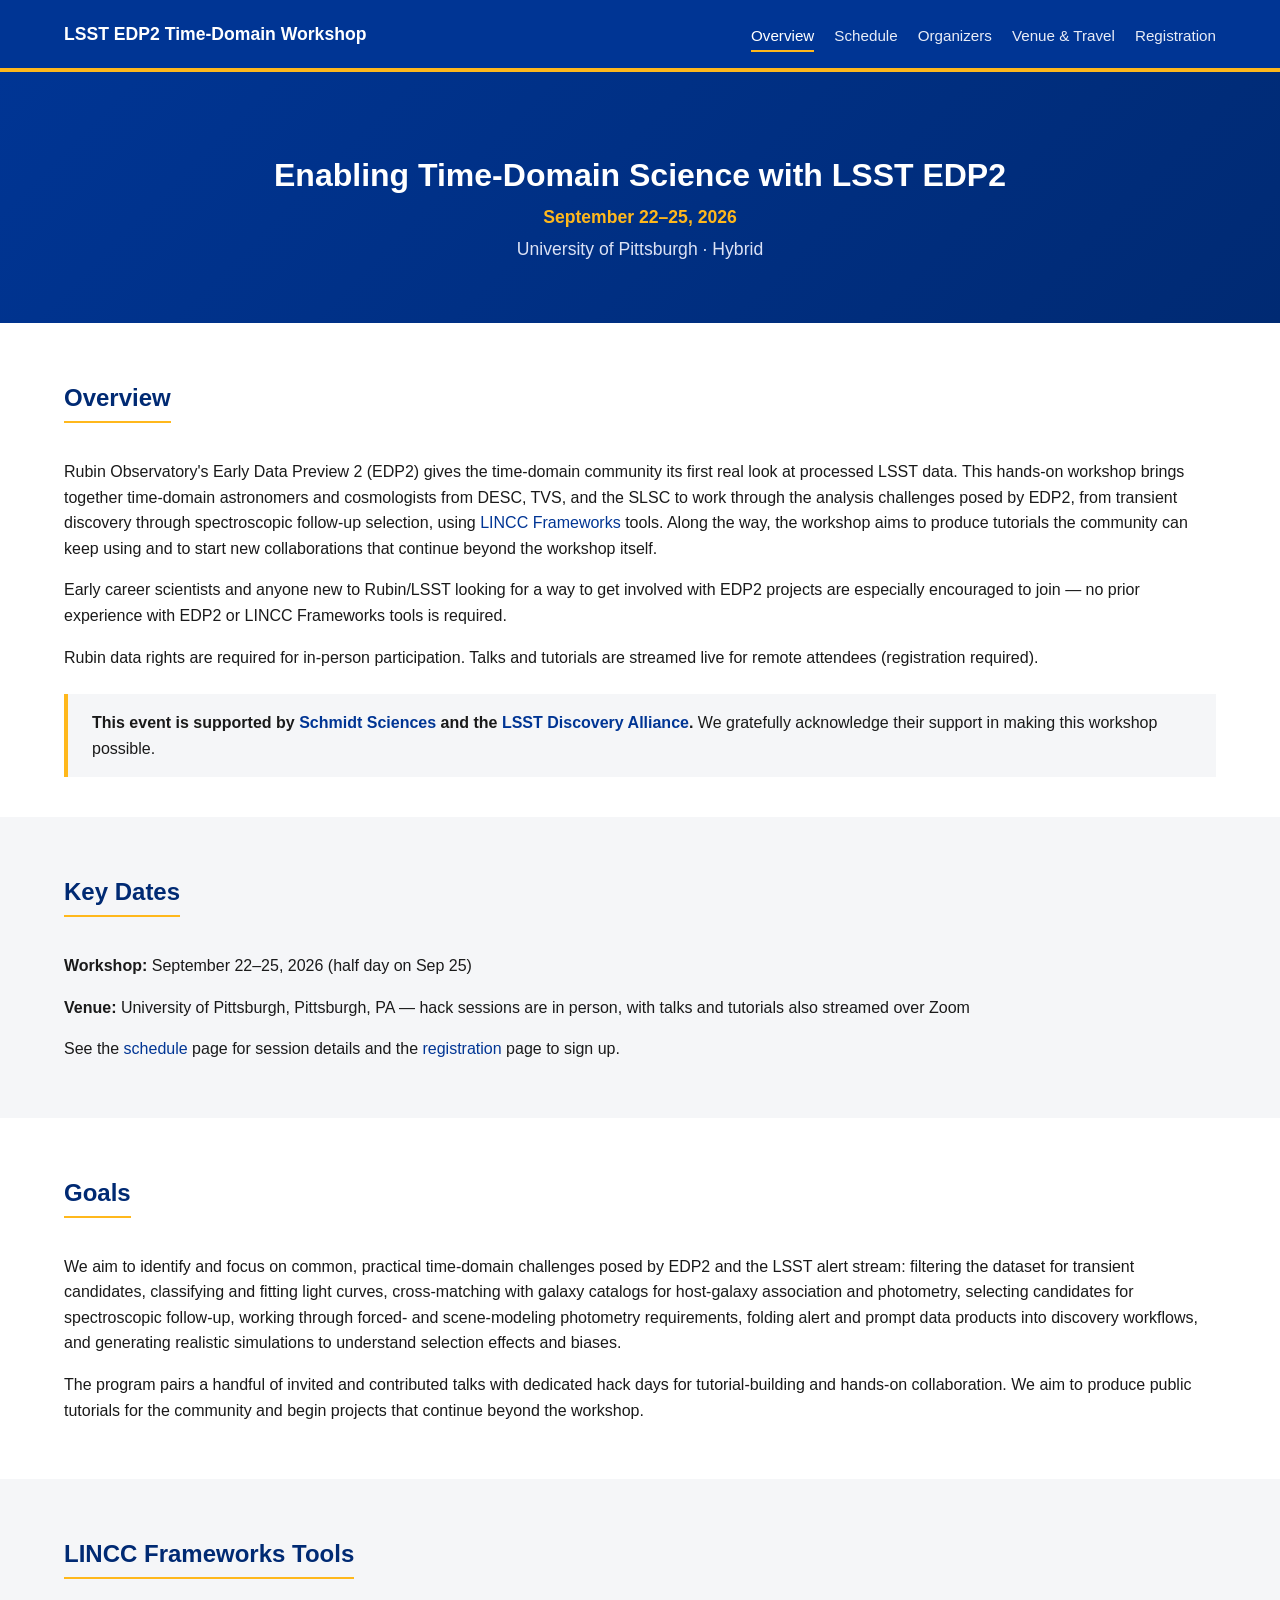
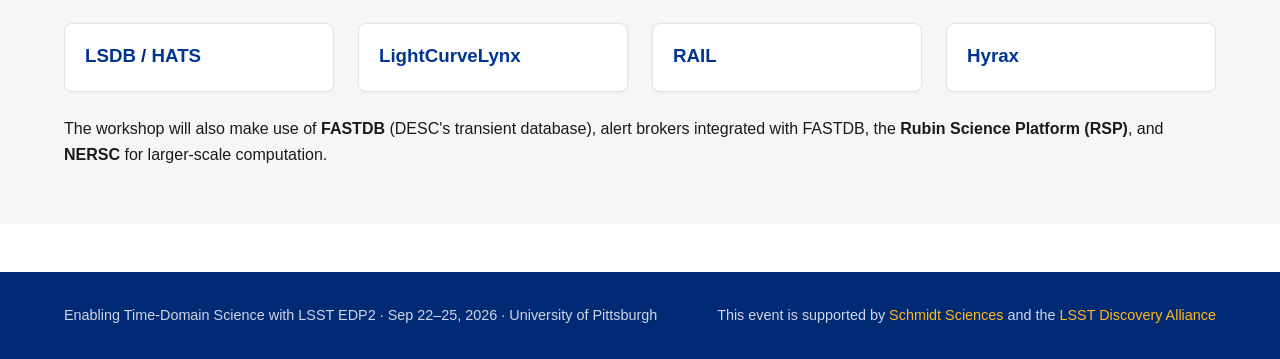
<file: index.html>
<!DOCTYPE html>
<html lang="en">
<head>
  <meta charset="UTF-8">
  <meta name="viewport" content="width=device-width, initial-scale=1.0">
  <title>Enabling Time-Domain Science with LSST EDP2</title>
  <link rel="stylesheet" href="css/style.css">
</head>
<body>
  <header class="site-header">
    <div class="container">
      <a class="site-title" href="index.html">LSST EDP2 Time-Domain Workshop</a>
      <nav class="main-nav">
        <a href="index.html" aria-current="page">Overview</a>
        <a href="schedule.html">Schedule</a>
        <a href="speakers.html">Organizers</a>
        <a href="venue.html">Venue &amp; Travel</a>
        <a href="register.html">Registration</a>
      </nav>
    </div>
  </header>

  <section class="hero">
    <div class="container">
      <h1>Enabling Time-Domain Science with LSST EDP2</h1>
      <p><span class="accent">September 22&ndash;25, 2026</span></p>
      <p>University of Pittsburgh &middot; Hybrid</p>
    </div>
  </section>

  <section class="section">
    <div class="container">
      <h2>Overview</h2>
      <p>
        Rubin Observatory's Early Data Preview 2 (EDP2) gives the time-domain
        community its first real look at processed LSST data. This hands-on
        workshop brings together time-domain astronomers and cosmologists
        from DESC, TVS, and the SLSC to work through the analysis challenges
        posed by EDP2, from transient discovery through spectroscopic
        follow-up selection, using
        <a href="https://lsstdiscoveryalliance.org/lsst-discovery-alliance-programs/lincc-frameworks/" target="_blank" rel="noopener">LINCC Frameworks</a>
        tools. Along the way, the workshop aims to produce tutorials the
        community can keep using and to start new collaborations that
        continue beyond the workshop itself. 
      </p>
      <p>
        Early career scientists and anyone new to Rubin/LSST looking for a way
        to get involved with EDP2 projects are especially encouraged to join
        &mdash; no prior experience with EDP2 or LINCC Frameworks tools is
        required.
      </p>
      <p>
        Rubin data rights are required for in-person participation. Talks and
        tutorials are streamed live for remote attendees (registration
        required).
      </p>
      <div class="funding-note">
        <strong>This event is supported by <a href="https://www.schmidtsciences.org/" target="_blank" rel="noopener">Schmidt Sciences</a> and the <a href="https://lsstdiscoveryalliance.org/lincc-frameworks-community-events/" target="_blank" rel="noopener">LSST Discovery Alliance</a>.</strong>
        We gratefully acknowledge their support in making this workshop possible.
      </div>
    </div>
  </section>

  <section class="section section-alt">
    <div class="container">
      <h2>Key Dates</h2>
      <p><strong>Workshop:</strong> September 22&ndash;25, 2026 (half day on Sep 25)</p>
      <p><strong>Venue:</strong> University of Pittsburgh, Pittsburgh, PA &mdash; hack sessions are in person, with talks and tutorials also streamed over Zoom</p>
      <p>
        See the <a href="schedule.html">schedule</a> page for session details
        and the <a href="register.html">registration</a> page to sign up.
      </p>
    </div>
  </section>

  <section class="section">
    <div class="container">
      <h2>Goals</h2>
      <p>
        We aim to identify and focus on common, practical time-domain
        challenges posed by EDP2 and the LSST alert stream: filtering the
        dataset for transient candidates, classifying and fitting light
        curves, cross-matching with galaxy catalogs for host-galaxy
        association and photometry, selecting candidates for spectroscopic
        follow-up, working through forced- and scene-modeling photometry
        requirements, folding alert and prompt data products into discovery
        workflows, and generating realistic simulations to understand
        selection effects and biases.
      </p>
      <p>
        The program pairs a handful of invited and contributed talks with
        dedicated hack days for tutorial-building and hands-on collaboration.
        We aim to produce public tutorials for the community and begin
        projects that continue beyond the workshop.
      </p>
    </div>
  </section>

  <section class="section section-alt">
    <div class="container">
      <h2>LINCC Frameworks Tools</h2>
      <div class="card-grid">
        <div class="card">
          <h3>
            <a href="https://github.com/astronomy-commons/lsdb" target="_blank" rel="noopener">LSDB</a>
            / <a href="https://github.com/astronomy-commons/hats" target="_blank" rel="noopener">HATS</a>
          </h3>
        </div>
        <div class="card">
          <h3><a href="https://github.com/lincc-frameworks/lightcurvelynx" target="_blank" rel="noopener">LightCurveLynx</a></h3>
        </div>
        <div class="card">
          <h3><a href="https://github.com/LSSTDESC/rail" target="_blank" rel="noopener">RAIL</a></h3>
        </div>
        <div class="card">
          <h3><a href="https://github.com/lincc-frameworks/hyrax" target="_blank" rel="noopener">Hyrax</a></h3>
        </div>
      </div>
      <p style="margin-top: 1.5rem;">
        The workshop will also make use of <strong>FASTDB</strong> (DESC's
        transient database), alert brokers integrated with FASTDB, the
        <strong>Rubin Science Platform (RSP)</strong>, and <strong>NERSC</strong>
        for larger-scale computation.
      </p>
    </div>
  </section>

  <footer class="site-footer">
    <div class="container footer-row">
      <div>
        <p>Enabling Time-Domain Science with LSST EDP2 &middot; Sep 22&ndash;25, 2026 &middot; University of Pittsburgh</p>
      </div>
      <div>
        <p>This event is supported by <a href="https://www.schmidtsciences.org/" target="_blank" rel="noopener">Schmidt Sciences</a> and the <a href="https://lsstdiscoveryalliance.org/lincc-frameworks-community-events/" target="_blank" rel="noopener">LSST Discovery Alliance</a></p>
      </div>
    </div>
  </footer>
</body>
</html>
</file>
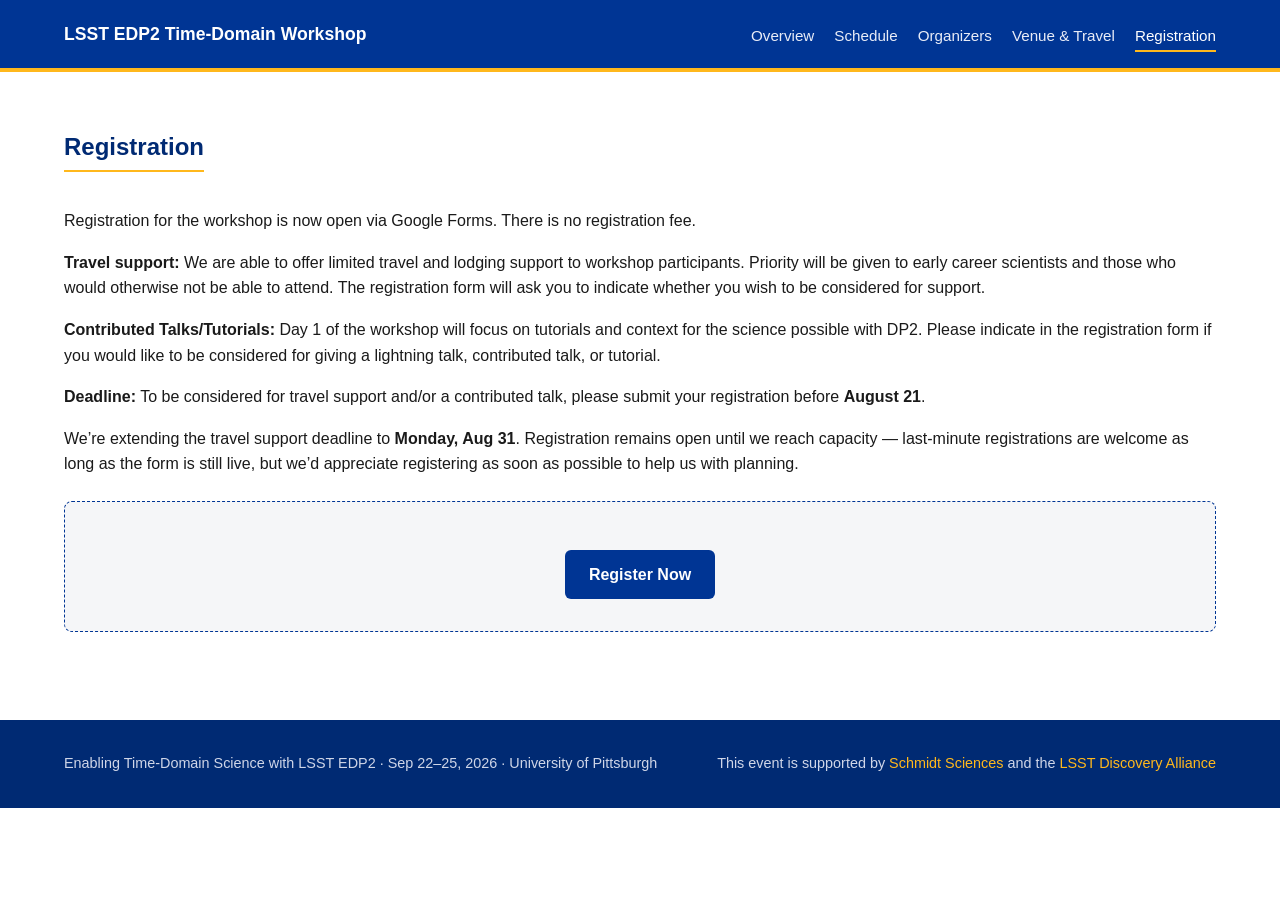
<file: register.html>
<!DOCTYPE html>
<html lang="en">
<head>
  <meta charset="UTF-8">
  <meta name="viewport" content="width=device-width, initial-scale=1.0">
  <title>Registration &mdash; LSST EDP2 Time-Domain Workshop</title>
  <link rel="stylesheet" href="css/style.css">
</head>
<body>
  <header class="site-header">
    <div class="container">
      <a class="site-title" href="index.html">LSST EDP2 Time-Domain Workshop</a>
      <nav class="main-nav">
        <a href="index.html">Overview</a>
        <a href="schedule.html">Schedule</a>
        <a href="speakers.html">Organizers</a>
        <a href="venue.html">Venue &amp; Travel</a>
        <a href="register.html" aria-current="page">Registration</a>
      </nav>
    </div>
  </header>

  <section class="section">
    <div class="container">
      <h2>Registration</h2>
      <p>Registration for the workshop is now open via Google Forms. There is no registration fee.</p>
      <p>
        <strong>Travel support:</strong> We are able to offer limited travel and lodging support to workshop participants. Priority will be given to early career scientists and those
        who would otherwise not be able to attend. The registration form will
        ask you to indicate whether you wish to be considered for support.
      </p>
      <p>
        <strong>Contributed Talks/Tutorials:</strong> Day 1 of the workshop
        will focus on tutorials and context for the science possible with
        DP2. Please indicate in the registration form if you would like to
        be considered for giving a lightning talk, contributed talk, or
        tutorial.
      </p>
      <p>
        <strong>Deadline:</strong> To be considered for travel support and/or
        a contributed talk, please submit your registration before
        <strong>August 21</strong>.
      </p>
      <p>
        We&rsquo;re extending the travel support deadline to <strong>Monday, Aug 31</strong>.
        Registration remains open until we reach capacity &mdash; last-minute
        registrations are welcome as long as the form is still live, but
        we&rsquo;d appreciate registering as soon as possible to help us with
        planning.
      </p>

      <div class="placeholder-box">
        <a class="btn" href="https://docs.google.com/forms/d/e/1FAIpQLSeoefttewdyKs3hgwr8BevrQOTmO-NfOZQxXaMghQci_zn-mQ/viewform?usp=header" target="_blank" rel="noopener">Register Now</a>
      </div>
    </div>
  </section>

  <footer class="site-footer">
    <div class="container footer-row">
      <div>
        <p>Enabling Time-Domain Science with LSST EDP2 &middot; Sep 22&ndash;25, 2026 &middot; University of Pittsburgh</p>
      </div>
      <div>
        <p>This event is supported by <a href="https://www.schmidtsciences.org/" target="_blank" rel="noopener">Schmidt Sciences</a> and the <a href="https://lsstdiscoveryalliance.org/lincc-frameworks-community-events/" target="_blank" rel="noopener">LSST Discovery Alliance</a></p>
      </div>
    </div>
  </footer>
</body>
</html>
</file>
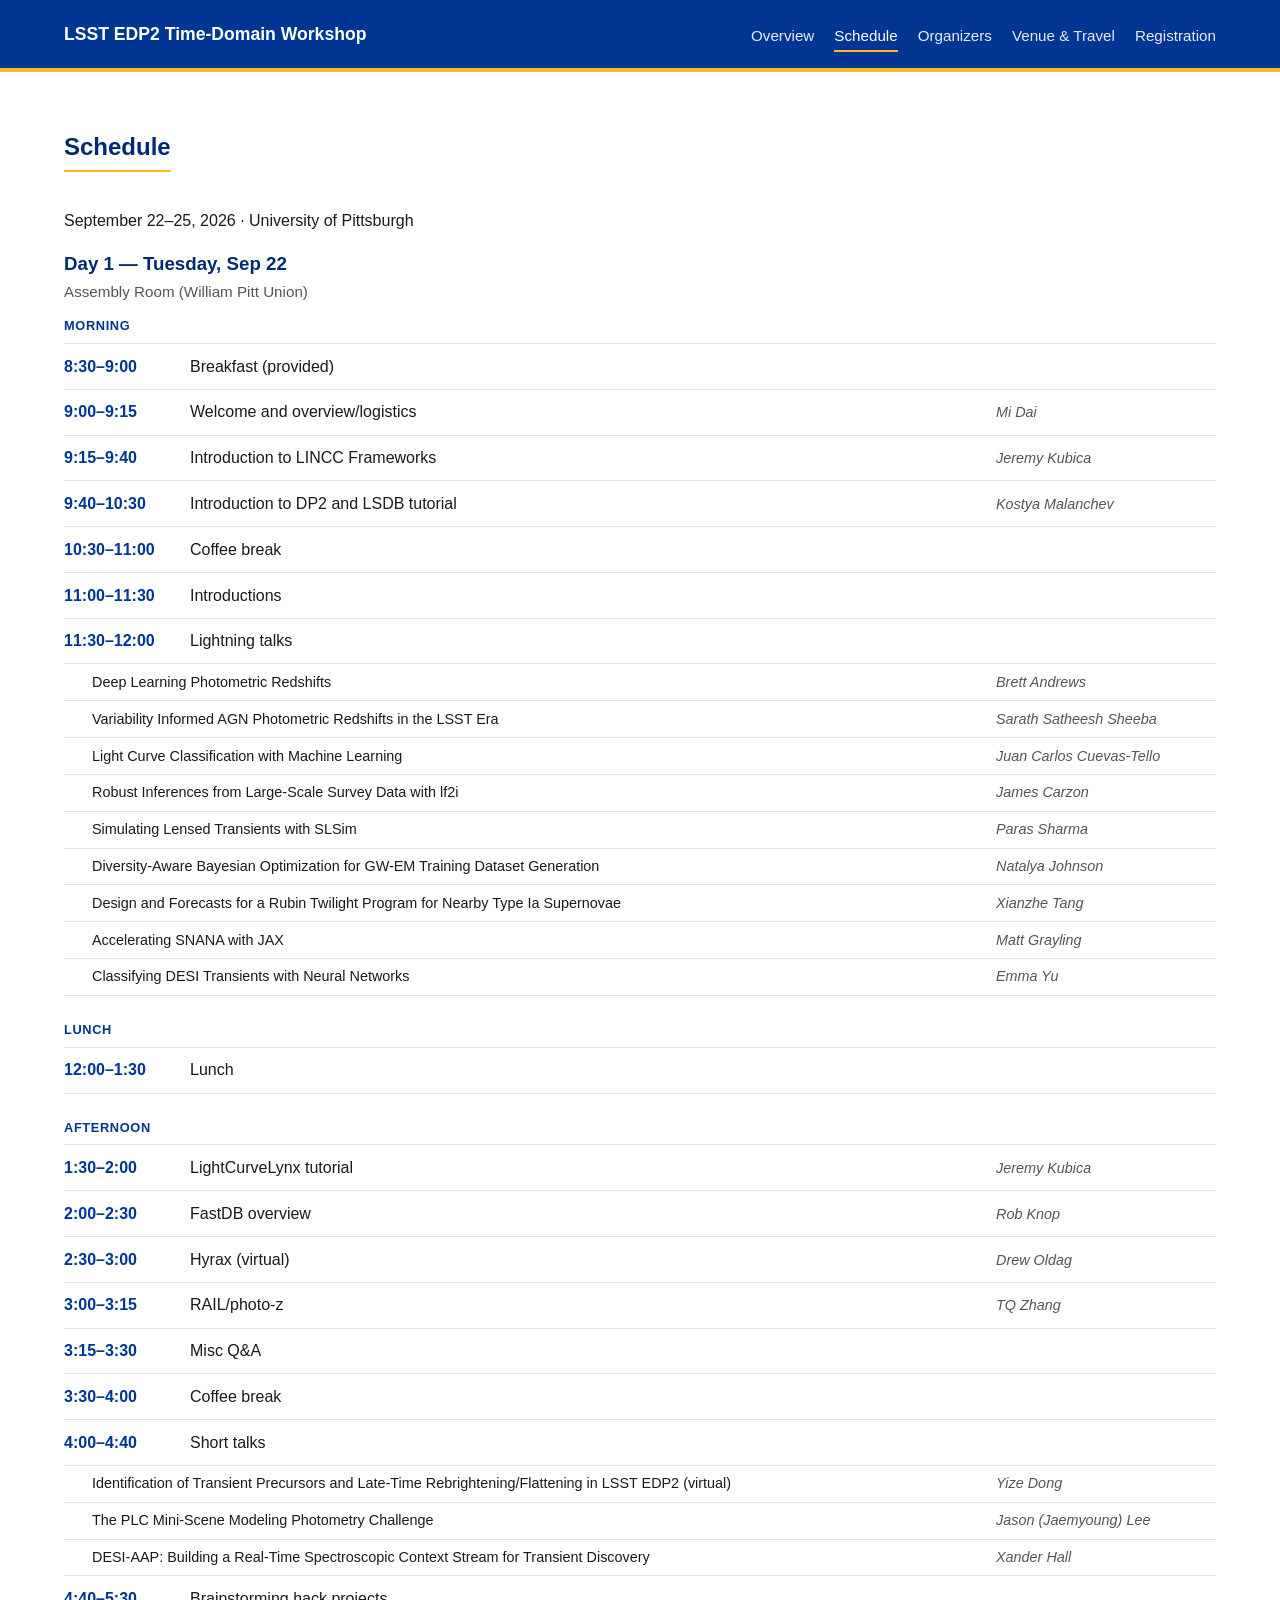
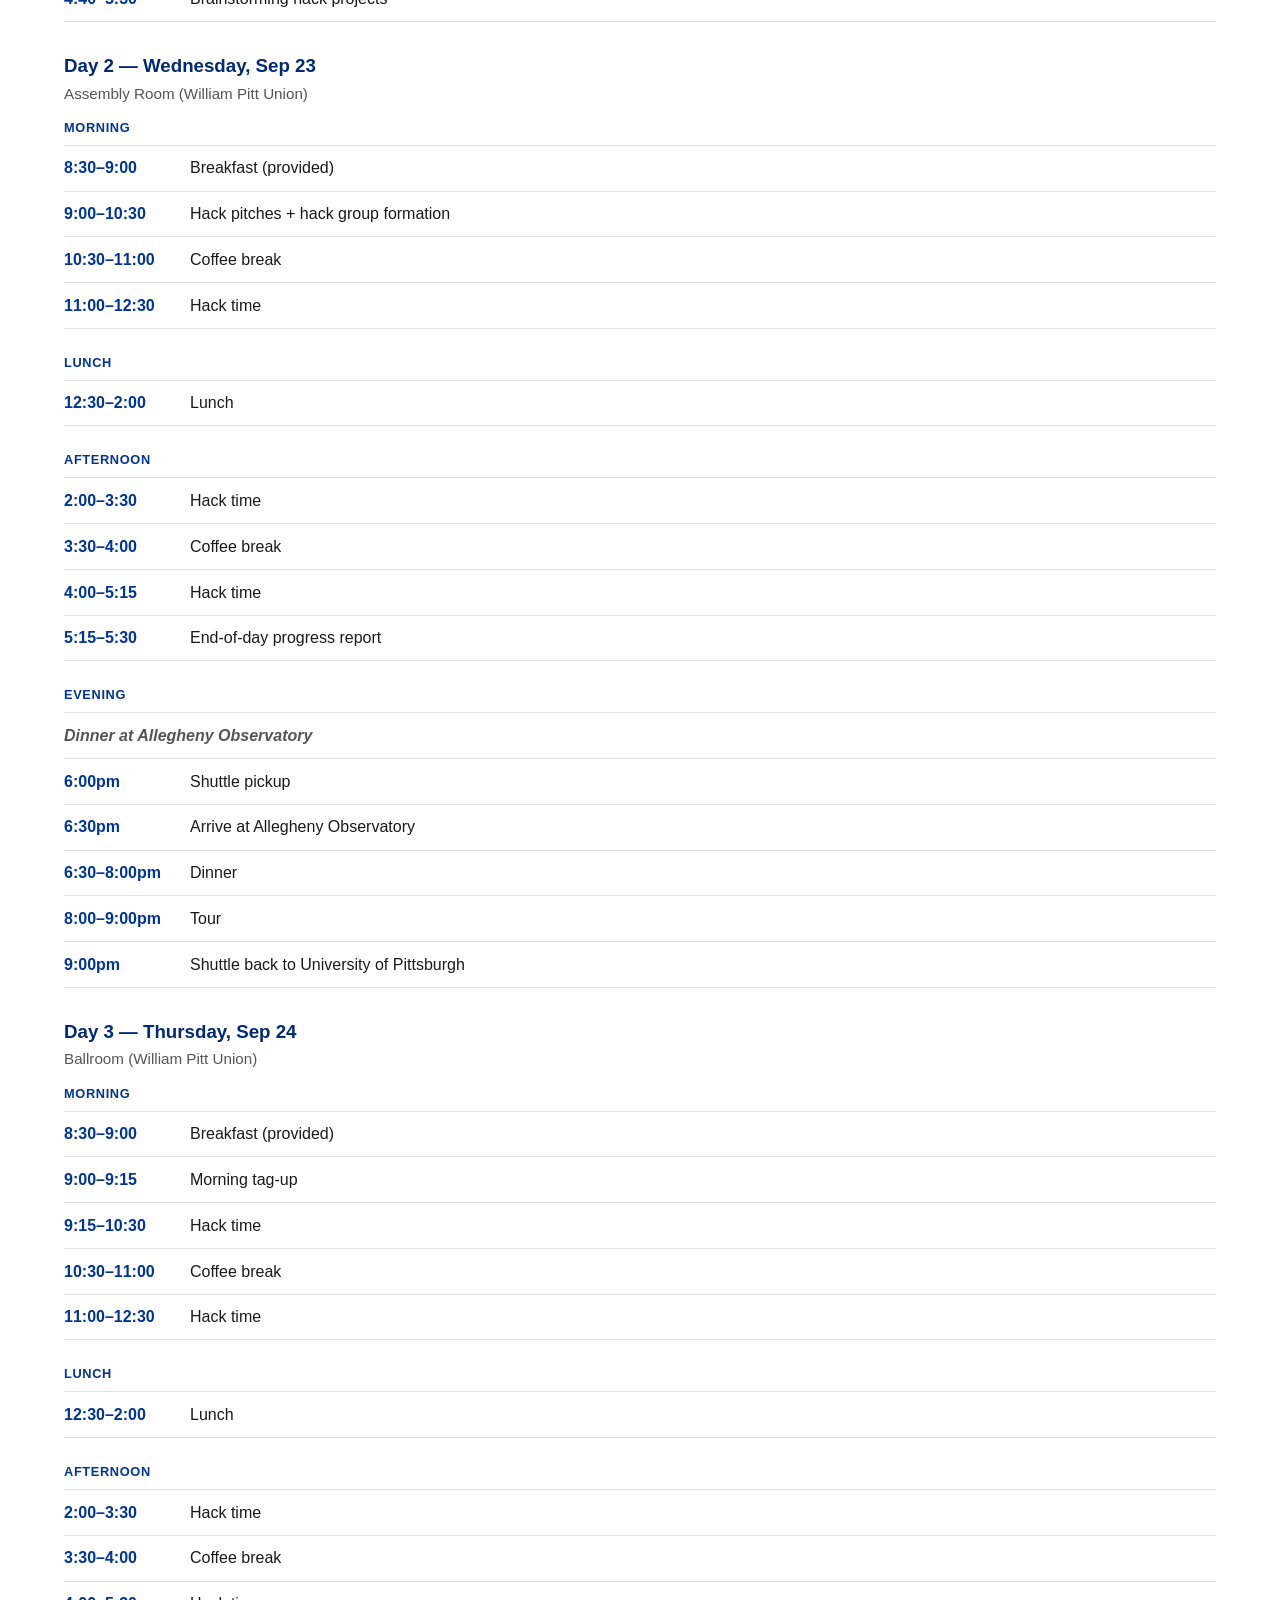
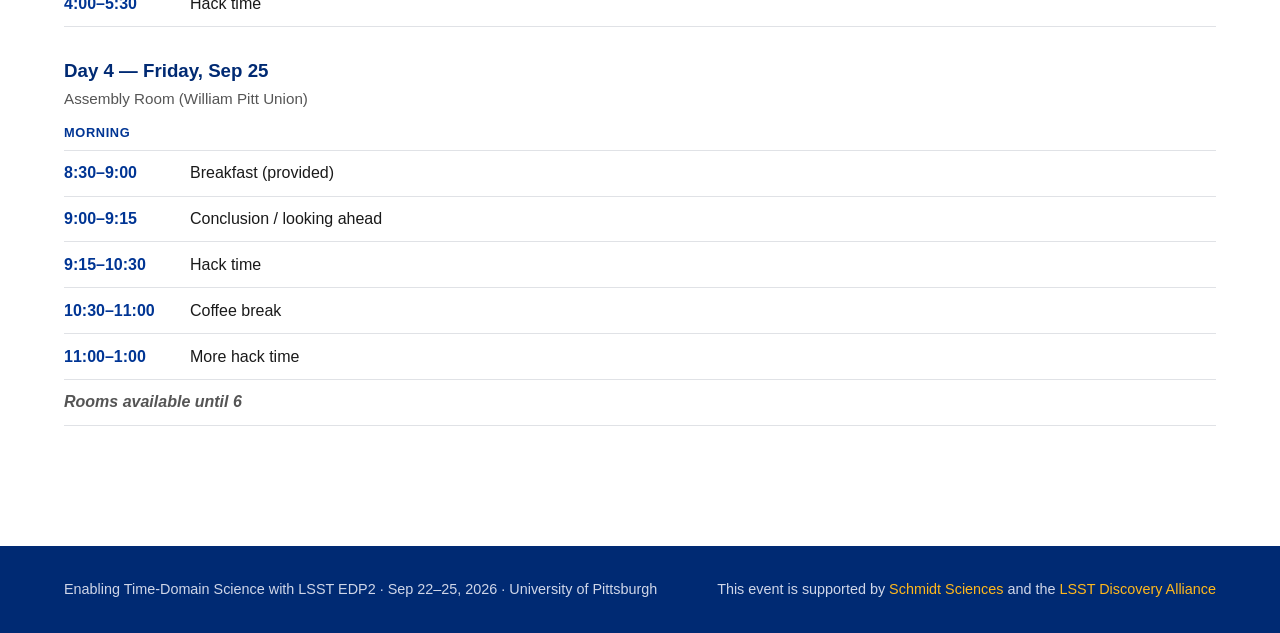
<file: schedule.html>
<!DOCTYPE html>
<html lang="en">
<head>
  <meta charset="UTF-8">
  <meta name="viewport" content="width=device-width, initial-scale=1.0">
  <title>Schedule &mdash; LSST EDP2 Time-Domain Workshop</title>
  <link rel="stylesheet" href="css/style.css">
</head>
<body>
  <header class="site-header">
    <div class="container">
      <a class="site-title" href="index.html">LSST EDP2 Time-Domain Workshop</a>
      <nav class="main-nav">
        <a href="index.html">Overview</a>
        <a href="schedule.html" aria-current="page">Schedule</a>
        <a href="speakers.html">Organizers</a>
        <a href="venue.html">Venue &amp; Travel</a>
        <a href="register.html">Registration</a>
      </nav>
    </div>
  </header>

  <section class="section">
    <div class="container">
      <h2>Schedule</h2>
      <p>September 22&ndash;25, 2026 &middot; University of Pittsburgh</p>
      <div id="schedule-container"></div>
    </div>
  </section>

  <footer class="site-footer">
    <div class="container footer-row">
      <div>
        <p>Enabling Time-Domain Science with LSST EDP2 &middot; Sep 22&ndash;25, 2026 &middot; University of Pittsburgh</p>
      </div>
      <div>
        <p>This event is supported by <a href="https://www.schmidtsciences.org/" target="_blank" rel="noopener">Schmidt Sciences</a> and the <a href="https://lsstdiscoveryalliance.org/lincc-frameworks-community-events/" target="_blank" rel="noopener">LSST Discovery Alliance</a></p>
      </div>
    </div>
  </footer>

  <script src="js/schedule.js"></script>
</body>
</html>
</file>
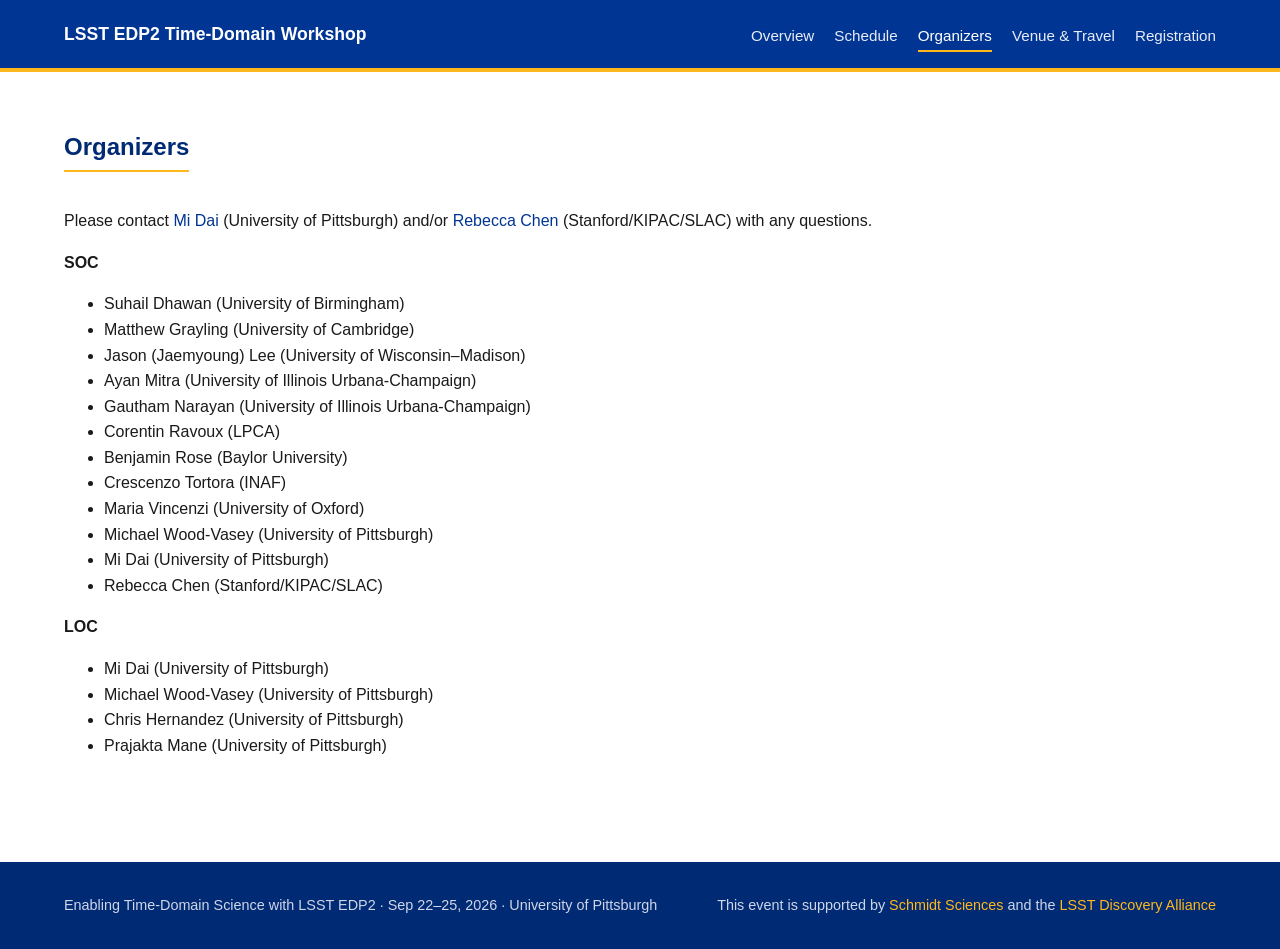
<file: speakers.html>
<!DOCTYPE html>
<html lang="en">
<head>
  <meta charset="UTF-8">
  <meta name="viewport" content="width=device-width, initial-scale=1.0">
  <title>Organizers &mdash; LSST EDP2 Time-Domain Workshop</title>
  <link rel="stylesheet" href="css/style.css">
</head>
<body>
  <header class="site-header">
    <div class="container">
      <a class="site-title" href="index.html">LSST EDP2 Time-Domain Workshop</a>
      <nav class="main-nav">
        <a href="index.html">Overview</a>
        <a href="schedule.html">Schedule</a>
        <a href="speakers.html" aria-current="page">Organizers</a>
        <a href="venue.html">Venue &amp; Travel</a>
        <a href="register.html">Registration</a>
      </nav>
    </div>
  </header>

  <section class="section">
    <div class="container">
      <h2>Organizers</h2>
      <p>
        Please contact <a href="mailto:mi.dai@pitt.edu">Mi Dai</a> (University
        of Pittsburgh) and/or <a href="mailto:rcchen0@stanford.edu">Rebecca
        Chen</a> (Stanford/KIPAC/SLAC) with any questions.
      </p>
      <p><strong>SOC</strong></p>
      <ul>
        <li>Suhail Dhawan (University of Birmingham)</li>
        <li>Matthew Grayling (University of Cambridge)</li>
        <li>Jason (Jaemyoung) Lee (University of Wisconsin&ndash;Madison)</li>
        <li>Ayan Mitra (University of Illinois Urbana-Champaign)</li>
        <li>Gautham Narayan (University of Illinois Urbana-Champaign)</li>
        <li>Corentin Ravoux (LPCA)</li>
        <li>Benjamin Rose (Baylor University)</li>
        <li>Crescenzo Tortora (INAF)</li>
        <li>Maria Vincenzi (University of Oxford)</li>
        <li>Michael Wood-Vasey (University of Pittsburgh)</li>
        <li>Mi Dai (University of Pittsburgh)</li>
        <li>Rebecca Chen (Stanford/KIPAC/SLAC)</li>
      </ul>
      <p><strong>LOC</strong></p>
      <ul>
        <li>Mi Dai (University of Pittsburgh)</li>
        <li>Michael Wood-Vasey (University of Pittsburgh)</li>
        <li>Chris Hernandez (University of Pittsburgh)</li>
        <li>Prajakta Mane (University of Pittsburgh)</li>
      </ul>
      <!-- <div id="speakers-container"></div> -->
    </div>
  </section>

  <footer class="site-footer">
    <div class="container footer-row">
      <div>
        <p>Enabling Time-Domain Science with LSST EDP2 &middot; Sep 22&ndash;25, 2026 &middot; University of Pittsburgh</p>
      </div>
      <div>
        <p>This event is supported by <a href="https://www.schmidtsciences.org/" target="_blank" rel="noopener">Schmidt Sciences</a> and the <a href="https://lsstdiscoveryalliance.org/lincc-frameworks-community-events/" target="_blank" rel="noopener">LSST Discovery Alliance</a></p>
      </div>
    </div>
  </footer>

  <script src="js/speakers.js"></script>
</body>
</html>
</file>
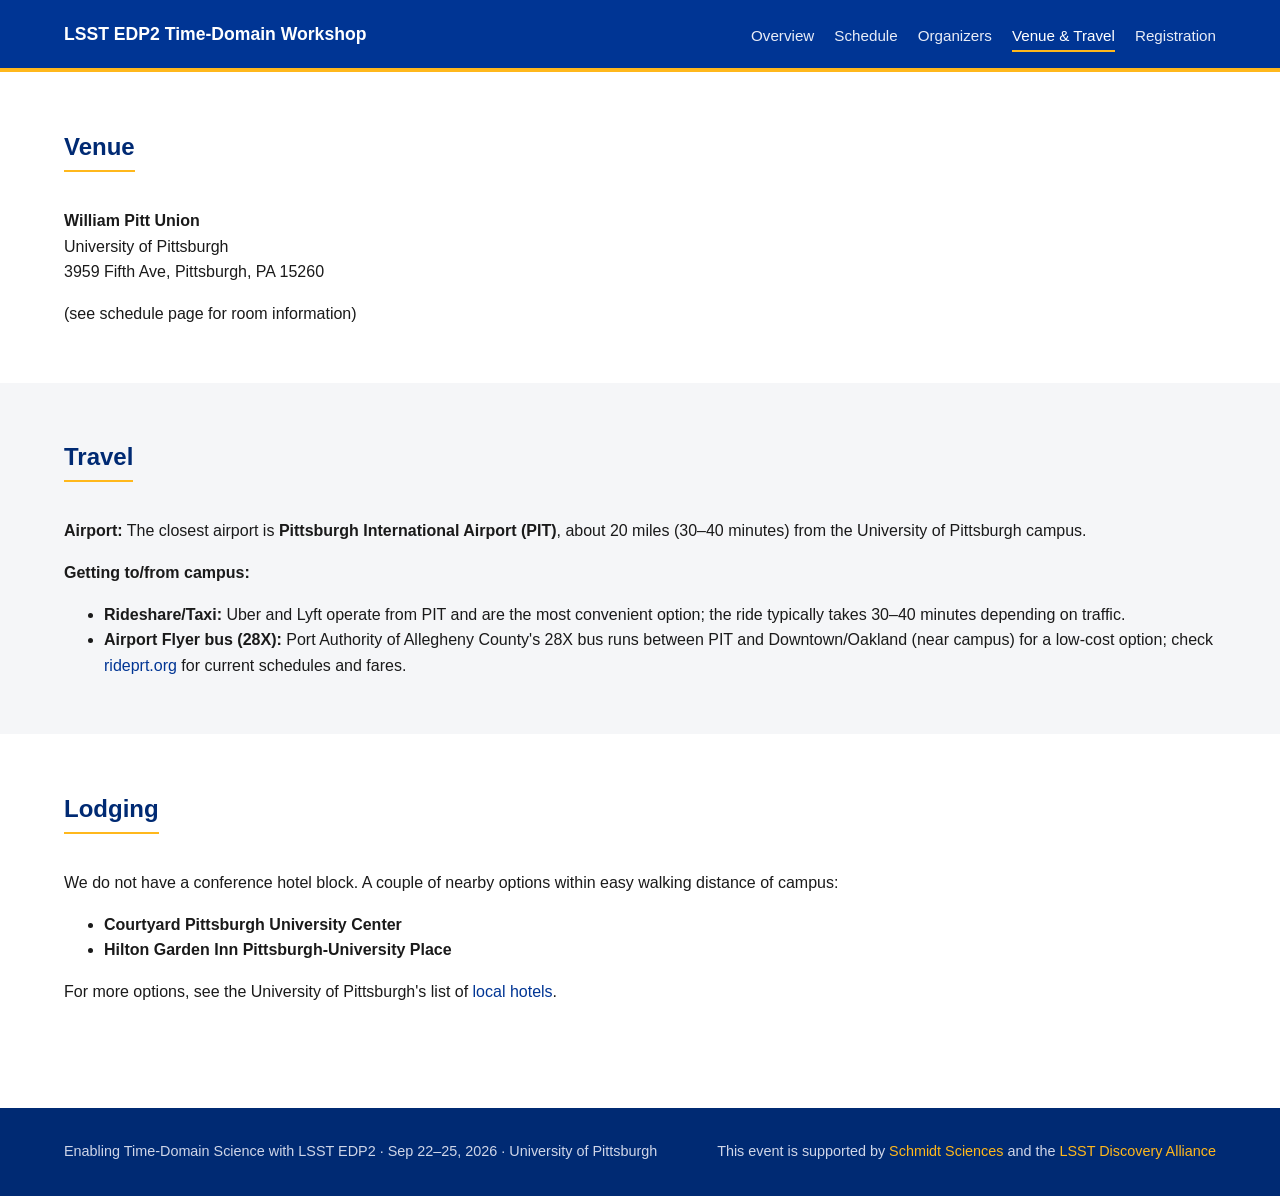
<file: venue.html>
<!DOCTYPE html>
<html lang="en">
<head>
  <meta charset="UTF-8">
  <meta name="viewport" content="width=device-width, initial-scale=1.0">
  <title>Venue &amp; Travel &mdash; LSST EDP2 Time-Domain Workshop</title>
  <link rel="stylesheet" href="css/style.css">
</head>
<body>
  <header class="site-header">
    <div class="container">
      <a class="site-title" href="index.html">LSST EDP2 Time-Domain Workshop</a>
      <nav class="main-nav">
        <a href="index.html">Overview</a>
        <a href="schedule.html">Schedule</a>
        <a href="speakers.html">Organizers</a>
        <a href="venue.html" aria-current="page">Venue &amp; Travel</a>
        <a href="register.html">Registration</a>
      </nav>
    </div>
  </header>

  <section class="section">
    <div class="container">
      <h2>Venue</h2>
      <p><strong>William Pitt Union</strong><br>University of Pittsburgh<br>3959 Fifth Ave, Pittsburgh, PA 15260</p>
      <p>(see schedule page for room information)</p>
    </div>
  </section>

  <section class="section section-alt">
    <div class="container">
      <h2>Travel</h2>
      <p><strong>Airport:</strong> The closest airport is <strong>Pittsburgh International Airport (PIT)</strong>, about 20 miles (30&ndash;40 minutes) from the University of Pittsburgh campus.</p>
      <p><strong>Getting to/from campus:</strong></p>
      <ul>
        <li><strong>Rideshare/Taxi:</strong> Uber and Lyft operate from PIT and are the most convenient option; the ride typically takes 30&ndash;40 minutes depending on traffic.</li>
        <li><strong>Airport Flyer bus (28X):</strong> Port Authority of Allegheny County's 28X bus runs between PIT and Downtown/Oakland (near campus) for a low-cost option; check <a href="https://www.rideprt.org/" target="_blank" rel="noopener">rideprt.org</a> for current schedules and fares.</li>
      </ul>
    </div>
  </section>

  <section class="section">
    <div class="container">
      <h2>Lodging</h2>
      <p>
        We do not have a conference hotel block. A couple of nearby options
        within easy walking distance of campus:
      </p>
      <ul>
        <li><strong>Courtyard Pittsburgh University Center</strong></li>
        <li><strong>Hilton Garden Inn Pittsburgh-University Place</strong></li>
      </ul>
      <p>
        For more options, see the University of Pittsburgh's list of
        <a href="https://www.ppt.pitt.edu/travel-expenses/local-hotels" target="_blank" rel="noopener">local hotels</a>.
      </p>
    </div>
  </section>

  <footer class="site-footer">
    <div class="container footer-row">
      <div>
        <p>Enabling Time-Domain Science with LSST EDP2 &middot; Sep 22&ndash;25, 2026 &middot; University of Pittsburgh</p>
      </div>
      <div>
        <p>This event is supported by <a href="https://www.schmidtsciences.org/" target="_blank" rel="noopener">Schmidt Sciences</a> and the <a href="https://lsstdiscoveryalliance.org/lincc-frameworks-community-events/" target="_blank" rel="noopener">LSST Discovery Alliance</a></p>
      </div>
    </div>
  </footer>
</body>
</html>
</file>
<file: css/style.css>
:root {
  --pitt-blue: #003594;
  --pitt-blue-dark: #002a73;
  --pitt-gold: #FFB81C;
  --text: #1a1a1a;
  --text-muted: #555;
  --bg: #ffffff;
  --bg-alt: #f5f6f8;
  --border: #e0e2e6;
  --max-width: 1200px;
}

* {
  box-sizing: border-box;
}

html, body {
  margin: 0;
  padding: 0;
}

body {
  font-family: "Helvetica Neue", Arial, sans-serif;
  color: var(--text);
  background: var(--bg);
  line-height: 1.6;
}

a {
  color: var(--pitt-blue);
  text-decoration: none;
}

a:hover {
  text-decoration: underline;
}

h1, h2, h3 {
  line-height: 1.25;
  color: var(--pitt-blue-dark);
}

.container {
  max-width: var(--max-width);
  margin: 0 auto;
  padding: 0 1.5rem;
}

/* Header / Nav */
.site-header {
  background: var(--pitt-blue);
  border-bottom: 4px solid var(--pitt-gold);
}

.site-header .container {
  display: flex;
  flex-wrap: wrap;
  align-items: center;
  justify-content: space-between;
  padding-top: 1rem;
  padding-bottom: 1rem;
}

.site-title {
  color: #fff;
  font-weight: 700;
  font-size: 1.1rem;
  text-decoration: none;
}

.site-title:hover {
  text-decoration: none;
  opacity: 0.9;
}

.main-nav {
  display: flex;
  flex-wrap: wrap;
  gap: 1.25rem;
  margin-top: 0.5rem;
}

.main-nav a {
  color: #e8ecf7;
  font-weight: 500;
  font-size: 0.95rem;
  padding-bottom: 2px;
}

.main-nav a:hover {
  color: #fff;
  text-decoration: none;
  border-bottom: 2px solid var(--pitt-gold);
}

.main-nav a[aria-current="page"] {
  color: #fff;
  border-bottom: 2px solid var(--pitt-gold);
}

/* Hero */
.hero {
  background: linear-gradient(135deg, var(--pitt-blue) 0%, var(--pitt-blue-dark) 100%);
  color: #fff;
  padding: 3.5rem 0;
  text-align: center;
}

.hero h1 {
  color: #fff;
  font-size: 2rem;
  margin-bottom: 0.5rem;
}

.hero p {
  color: #dbe2f5;
  font-size: 1.1rem;
  margin: 0.25rem 0;
}

.hero .accent {
  color: var(--pitt-gold);
  font-weight: 600;
}

/* Sections */
.section {
  padding: 2.5rem 0;
}

.section-alt {
  background: var(--bg-alt);
}

.section h2 {
  border-bottom: 2px solid var(--pitt-gold);
  padding-bottom: 0.5rem;
  display: inline-block;
}

/* Cards / Grid */
.card-grid {
  display: grid;
  grid-template-columns: repeat(auto-fit, minmax(260px, 1fr));
  gap: 1.5rem;
  margin-top: 1.5rem;
}

.card {
  background: var(--bg);
  border: 1px solid var(--border);
  border-radius: 8px;
  padding: 1.25rem;
  box-shadow: 0 1px 3px rgba(0,0,0,0.04);
}

.card h3 {
  margin-top: 0;
  margin-bottom: 0.25rem;
}

.card .role {
  color: var(--pitt-blue);
  font-weight: 600;
  font-size: 0.9rem;
  margin: 0 0 0.25rem;
}

.card .affiliation {
  color: var(--text-muted);
  font-size: 0.95rem;
  margin: 0;
}

/* Schedule */
.schedule-day {
  margin-bottom: 2rem;
}

.schedule-day h3 {
  margin-bottom: 0.25rem;
}

.schedule-day-location {
  color: var(--text-muted);
  font-size: 0.95rem;
  margin: 0 0 0.75rem;
}

.agenda-block {
  margin-bottom: 1.5rem;
}

.agenda-block-label {
  text-transform: uppercase;
  letter-spacing: 0.05em;
  font-size: 0.8rem;
  font-weight: 700;
  color: var(--pitt-blue);
  margin: 0 0 0.4rem;
}

.agenda-rows {
  border-top: 1px solid var(--border);
}

.agenda-row {
  display: grid;
  grid-template-columns: 110px 1fr 220px;
  gap: 1rem;
  padding: 0.6rem 0;
  border-bottom: 1px solid var(--border);
  align-items: baseline;
}

.agenda-row-time {
  color: var(--pitt-blue);
  font-weight: 600;
  font-variant-numeric: tabular-nums;
  white-space: nowrap;
}

.agenda-row-text {
  color: var(--text);
}

.agenda-row-speaker {
  color: var(--text-muted);
  font-style: italic;
  font-size: 0.9rem;
  white-space: nowrap;
}

.agenda-row--label {
  grid-template-columns: 1fr;
}

.agenda-row--label .agenda-row-text {
  font-style: italic;
  font-weight: 600;
  color: var(--text-muted);
}

.agenda-row--sub {
  grid-template-columns: 1fr 220px;
  padding: 0.4rem 0 0.4rem 1.75rem;
}

.agenda-row--sub .agenda-row-text {
  font-size: 0.9rem;
}

.placeholder-note {
  color: var(--text-muted);
  font-style: italic;
  padding: 0.75rem 0;
}

/* Placeholder / CTA boxes (register, abstracts) */
.placeholder-box {
  background: var(--bg-alt);
  border: 1px dashed var(--pitt-blue);
  border-radius: 8px;
  padding: 2rem;
  text-align: center;
  margin-top: 1.5rem;
}

.btn {
  display: inline-block;
  background: var(--pitt-blue);
  color: #fff;
  padding: 0.75rem 1.5rem;
  border-radius: 6px;
  font-weight: 600;
  margin-top: 1rem;
}

.btn:hover {
  background: var(--pitt-blue-dark);
  text-decoration: none;
}

.btn[aria-disabled="true"] {
  background: #9aa5b8;
  cursor: not-allowed;
  pointer-events: none;
}

/* Sponsor / funding */
.funding-note {
  background: var(--bg-alt);
  border-left: 4px solid var(--pitt-gold);
  padding: 1rem 1.5rem;
  margin-top: 1.5rem;
}

/* Footer */
.site-footer {
  background: var(--pitt-blue-dark);
  color: #cfd6e8;
  padding: 2rem 0;
  margin-top: 3rem;
  font-size: 0.9rem;
}

.site-footer a {
  color: var(--pitt-gold);
}

.site-footer p {
  margin: 0;
}

.site-footer .footer-row {
  display: flex;
  flex-wrap: wrap;
  justify-content: space-between;
  gap: 1rem;
}

/* Responsive */
@media (max-width: 640px) {
  .hero {
    padding: 2.5rem 0;
  }

  .hero h1 {
    font-size: 1.5rem;
  }

  .site-header .container {
    flex-direction: column;
    align-items: flex-start;
  }

  .agenda-row {
    grid-template-columns: 80px 1fr;
    grid-template-areas:
      "time text"
      "speaker speaker";
    gap: 0.25rem 0.5rem;
  }

  .agenda-row-time {
    grid-area: time;
  }

  .agenda-row-text {
    grid-area: text;
  }

  .agenda-row-speaker {
    grid-area: speaker;
    padding-left: calc(80px + 0.5rem);
    white-space: normal;
  }

  .agenda-row-speaker:empty {
    display: none;
  }

  .footer-row {
    flex-direction: column;
    gap: 0.25rem;
  }
}
</file>
